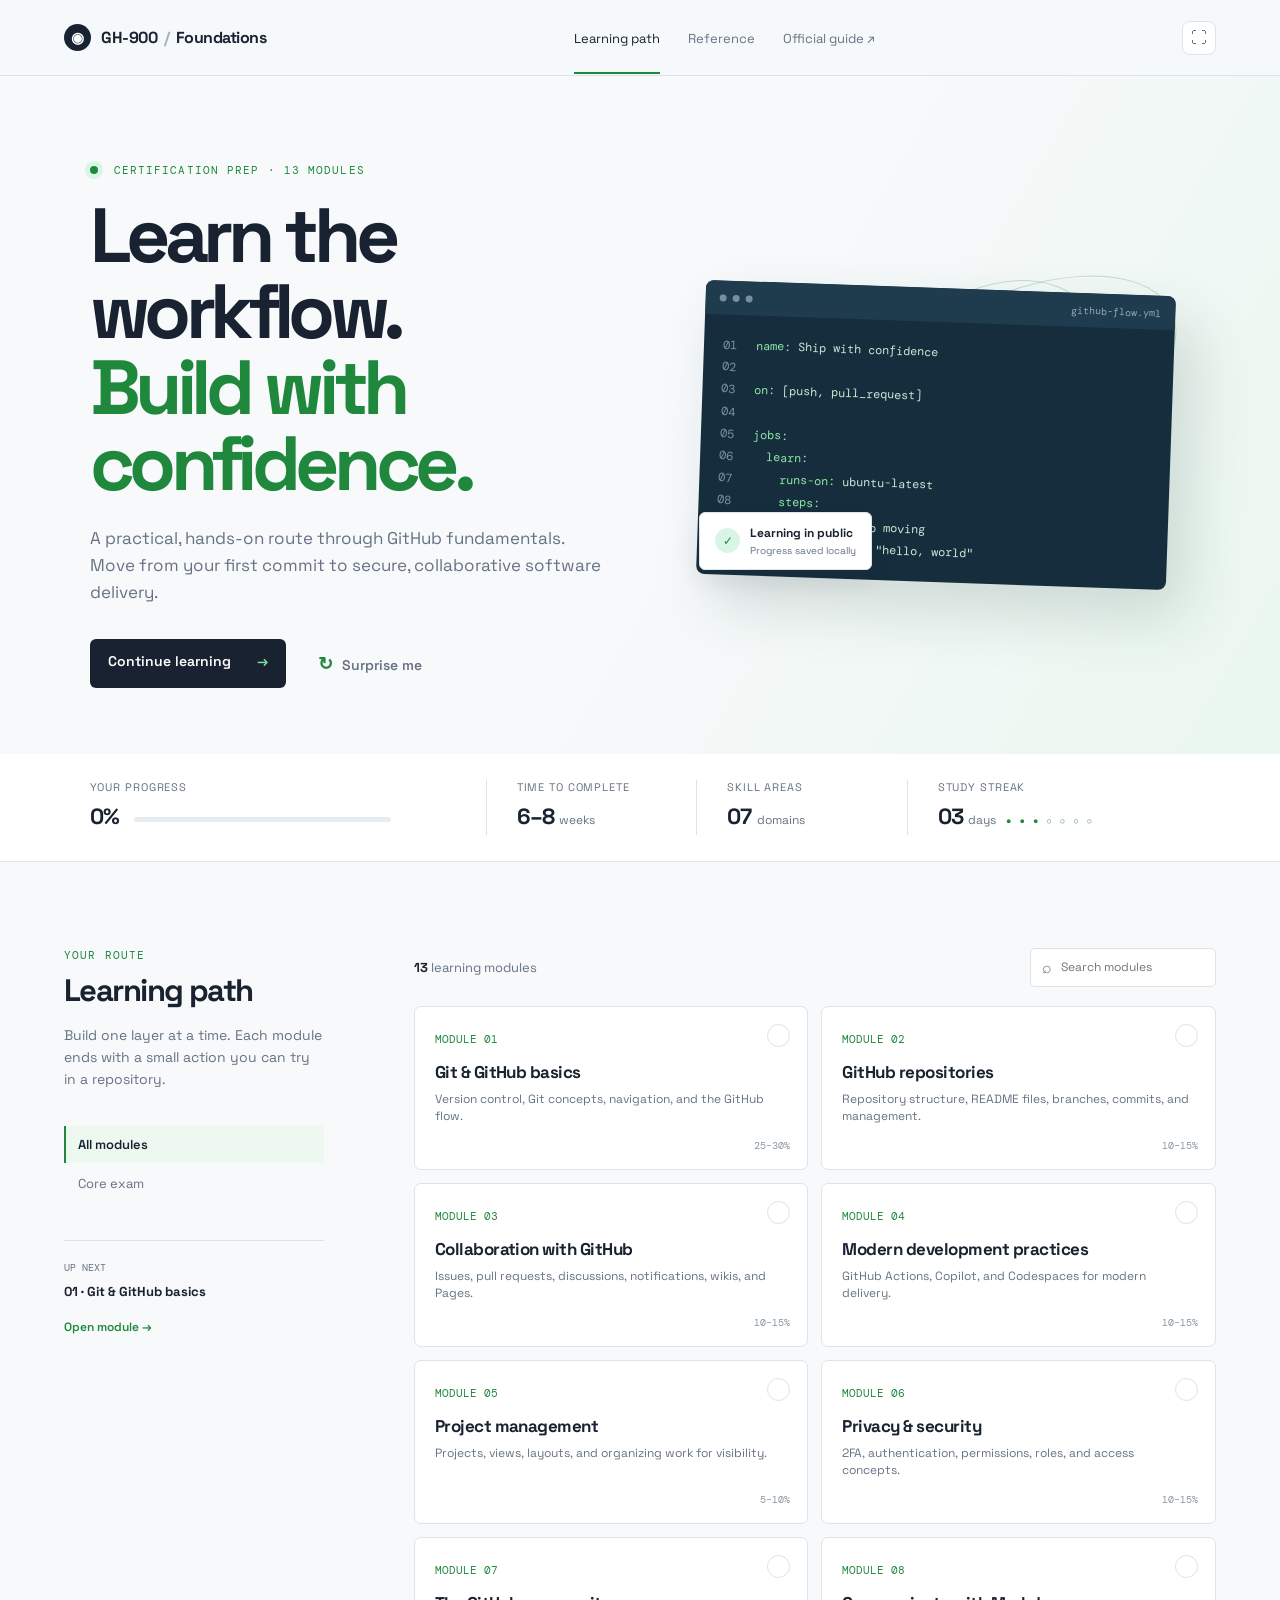
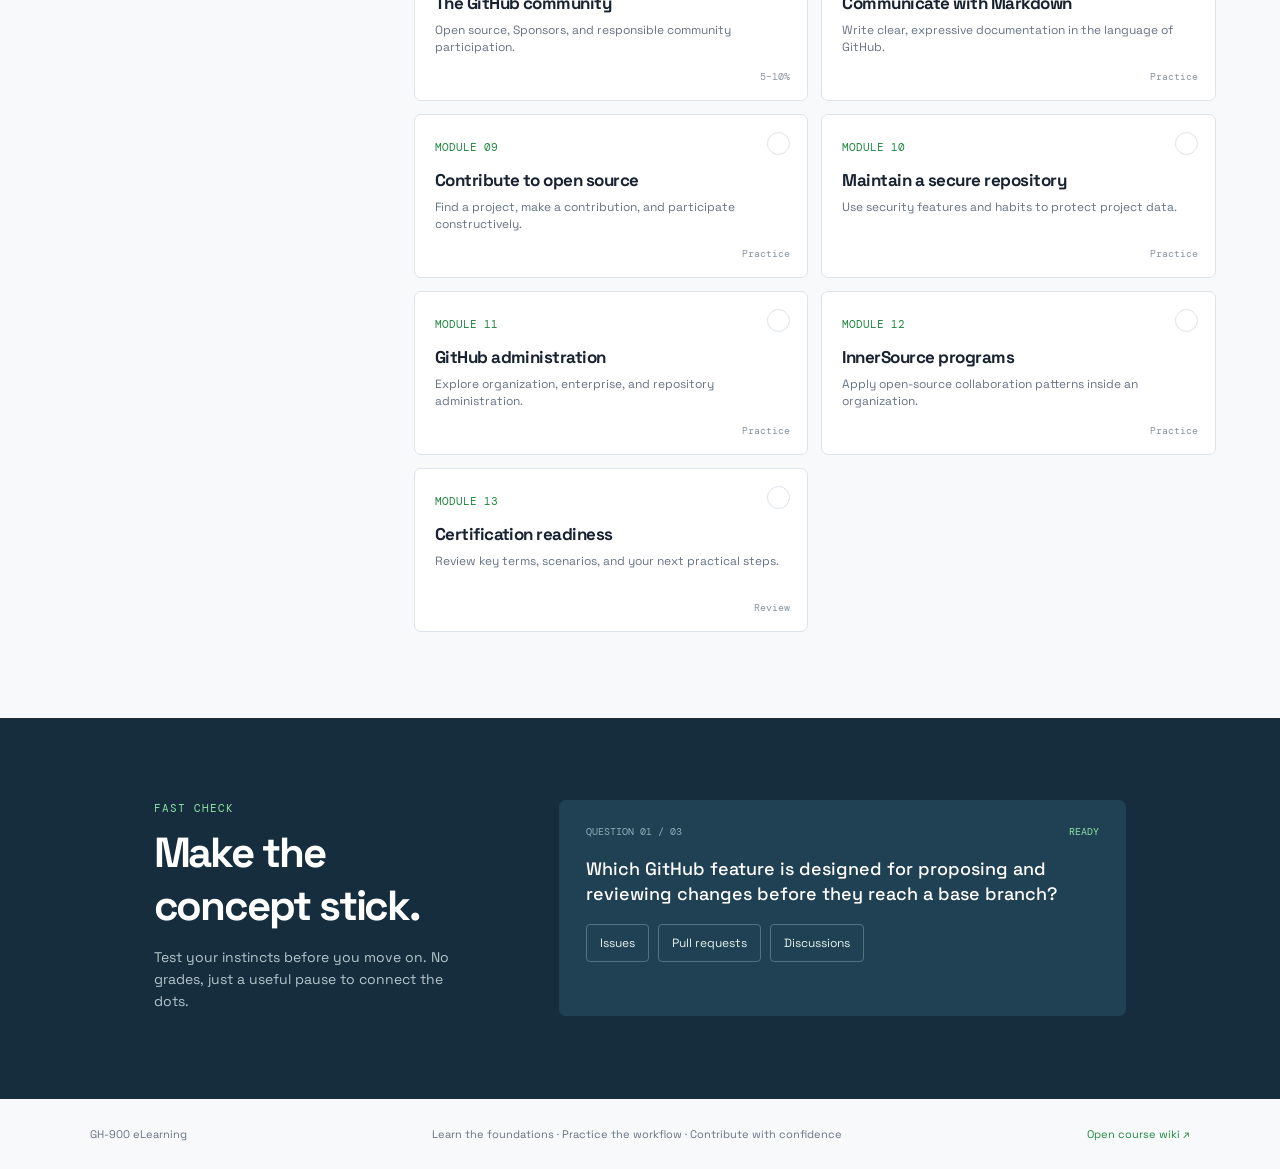
<file: index.html>
<!doctype html>
<html lang="en">
<head>
  <meta charset="UTF-8">
  <meta name="viewport" content="width=device-width, initial-scale=1">
  <meta name="description" content="A focused interactive study path for GitHub Foundations certification.">
  <title>GitHub Foundations | GH-900 Learning Path</title>
  <link rel="preconnect" href="https://fonts.googleapis.com">
  <link rel="preconnect" href="https://fonts.gstatic.com" crossorigin>
  <link href="https://fonts.googleapis.com/css2?family=DM+Mono:wght@400;500&family=Space+Grotesk:wght@400;500;600;700&display=swap" rel="stylesheet">
  <link rel="stylesheet" href="styles.css">
</head>
<body>
  <div class="app-shell">
    <header class="topbar"><a class="brand" href="#top" aria-label="GH-900 home"><span class="octomark">◉</span><span>GH-900 <em>/</em> Foundations</span></a><nav class="topnav" aria-label="Primary navigation"><a class="active" href="#path">Learning path</a><a href="#reference">Reference</a><a href="https://learn.microsoft.com/en-us/credentials/certifications/resources/study-guides/gh-900" target="_blank" rel="noreferrer">Official guide ↗</a></nav><button class="icon-button" id="focusButton" type="button" aria-label="Focus mode">⛶</button></header>
    <main id="top">
      <section class="hero"><div class="hero-copy"><p class="eyebrow"><span class="pulse"></span> Certification prep · 13 modules</p><h1>Learn the workflow.<br><span>Build with confidence.</span></h1><p class="hero-lede">A practical, hands-on route through GitHub fundamentals. Move from your first commit to secure, collaborative software delivery.</p><div class="hero-actions"><a class="button button-primary" href="#path">Continue learning <span>→</span></a><button class="button button-quiet" id="shuffleButton" type="button"><span>↻</span> Surprise me</button></div></div><div class="hero-art" aria-label="GitHub workflow illustration" role="img"><div class="orbit orbit-one"></div><div class="orbit orbit-two"></div><div class="code-window"><div class="window-bar"><span></span><span></span><span></span><code>github-flow.yml</code></div><pre><b>01</b> <i>name:</i> Ship with confidence&#10;<b>02</b>&#10;<b>03</b> <i>on:</i> [push, pull_request]&#10;<b>04</b>&#10;<b>05</b> <i>jobs:</i>&#10;<b>06</b>   <i>learn:</i>&#10;<b>07</b>     <i>runs-on:</i> ubuntu-latest&#10;<b>08</b>     <i>steps:</i>&#10;<b>09</b>       - <i>name:</i> Keep moving&#10;<b>10</b>         <strong>run:</strong> echo "hello, world"</pre></div><div class="signal-card"><span class="signal-icon">✓</span><span><strong>Learning in public</strong><small>Progress saved locally</small></span></div></div></section>
      <section class="stats-strip" aria-label="Course progress"><div><span class="stat-label">Your progress</span><strong id="progressText">0%</strong><div class="progress-track"><span id="progressBar"></span></div></div><div><span class="stat-label">Time to complete</span><strong>6–8 <small>weeks</small></strong></div><div><span class="stat-label">Skill areas</span><strong>07 <small>domains</small></strong></div><div class="streak"><span class="stat-label">Study streak</span><strong>03 <small>days</small></strong><span class="streak-dots">● ● ● ○ ○ ○ ○</span></div></section>
      <section class="learning-layout" id="path"><aside class="sidebar"><div class="section-kicker">Your route</div><h2>Learning path</h2><p class="sidebar-copy">Build one layer at a time. Each module ends with a small action you can try in a repository.</p><div class="filter-tabs" role="tablist"><button class="filter-tab active" data-filter="all" role="tab">All modules</button><button class="filter-tab" data-filter="core" role="tab">Core exam</button></div><div class="next-up"><span class="next-label">Up next</span><strong id="nextModule">01 · Git & GitHub basics</strong><button id="nextButton" type="button">Open module →</button></div></aside><div class="module-area"><div class="module-toolbar"><p><strong id="moduleCount">13</strong> learning modules</p><label class="search-box"><span>⌕</span><input id="moduleSearch" type="search" placeholder="Search modules" aria-label="Search modules"></label></div><div class="module-grid" id="moduleGrid"></div></div></section>
      <section class="practice-band" id="reference"><div class="practice-copy"><p class="section-kicker">Fast check</p><h2>Make the concept stick.</h2><p>Test your instincts before you move on. No grades, just a useful pause to connect the dots.</p></div><div class="quiz-card"><div class="quiz-top"><span>Question 01 / 03</span><span class="quiz-status" id="quizStatus">Ready</span></div><h3>Which GitHub feature is designed for proposing and reviewing changes before they reach a base branch?</h3><div class="quiz-options" id="quizOptions"><button data-answer="0">Issues</button><button data-answer="1">Pull requests</button><button data-answer="2">Discussions</button></div><p class="quiz-feedback" id="quizFeedback" aria-live="polite"></p></div></section>
      <footer class="footer"><span>GH-900 eLearning</span><span>Learn the foundations · Practice the workflow · Contribute with confidence</span><a href="https://github.com/drewsElearning/GH900_Sept2026/wiki" target="_blank" rel="noreferrer">Open course wiki ↗</a></footer>
    </main>
  </div><div class="toast" id="toast" role="status"></div><script src="app.js"></script>
</body>
</html>
</file>
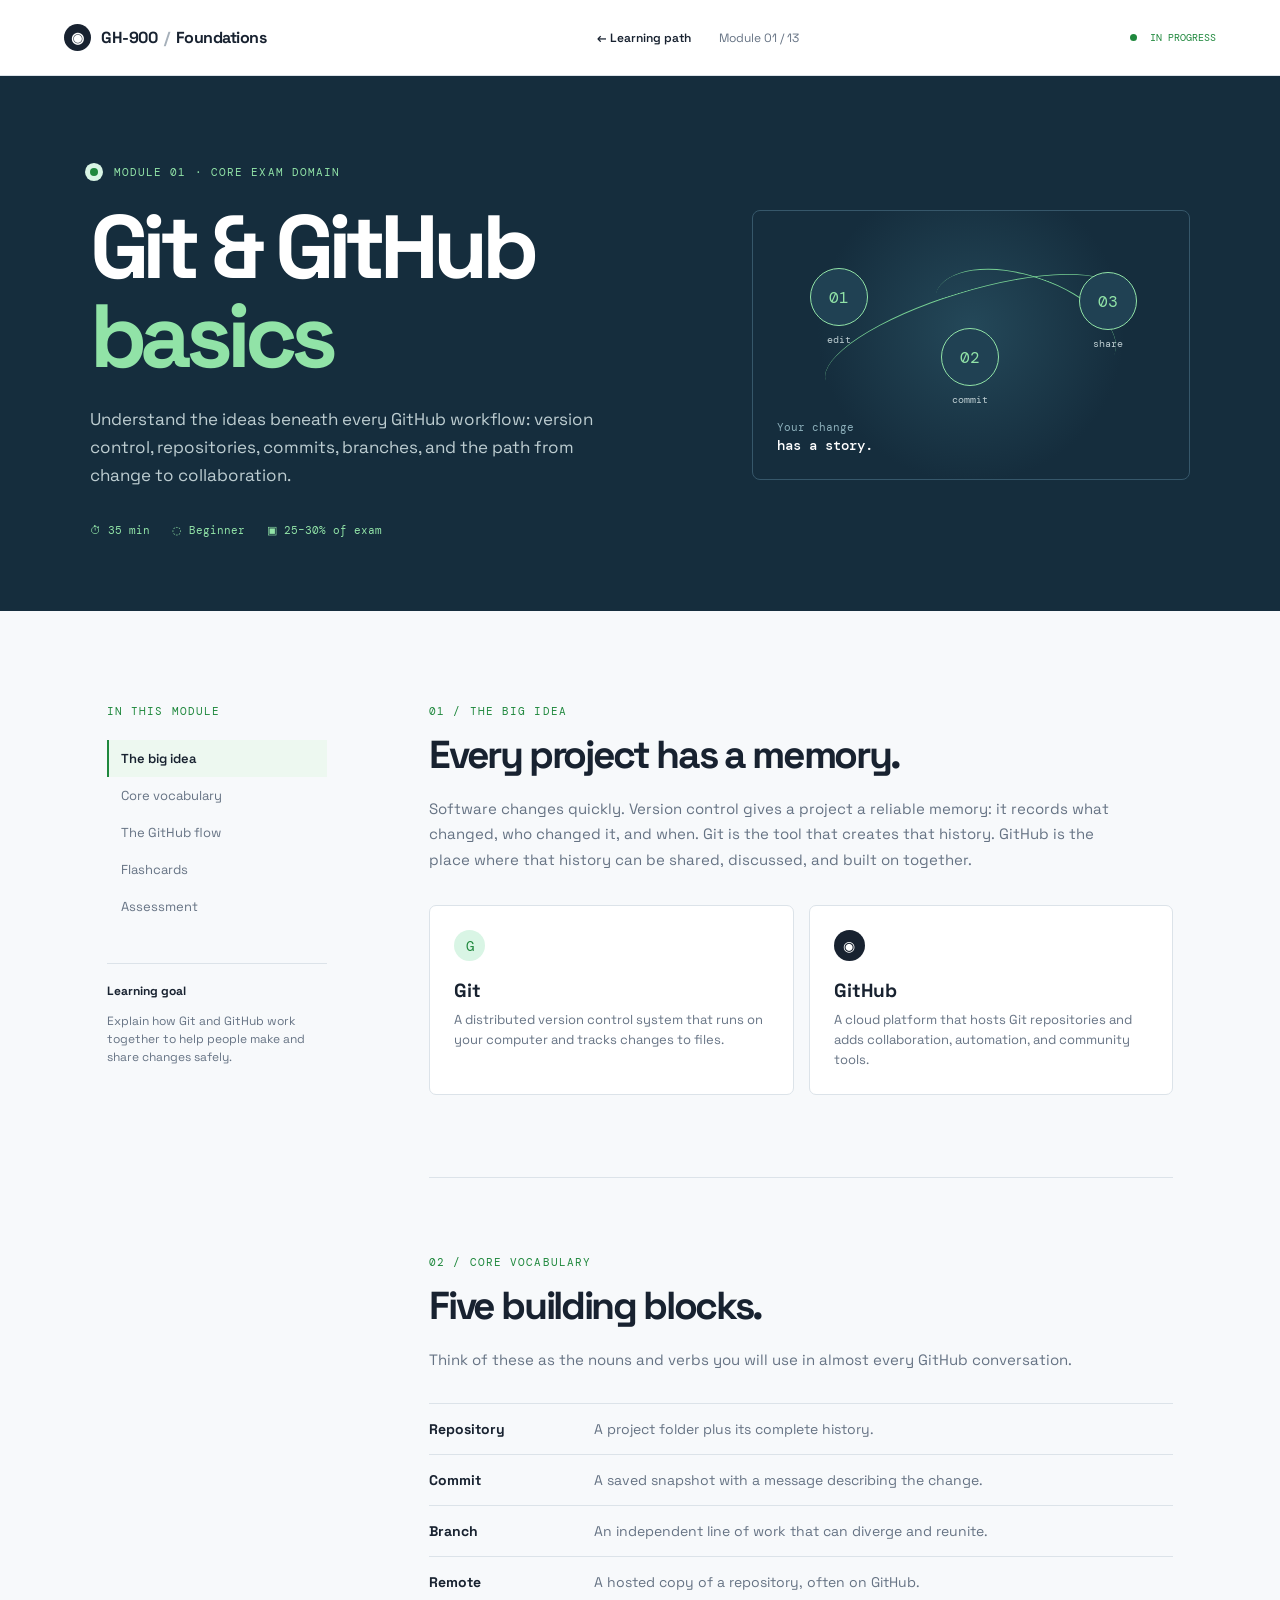
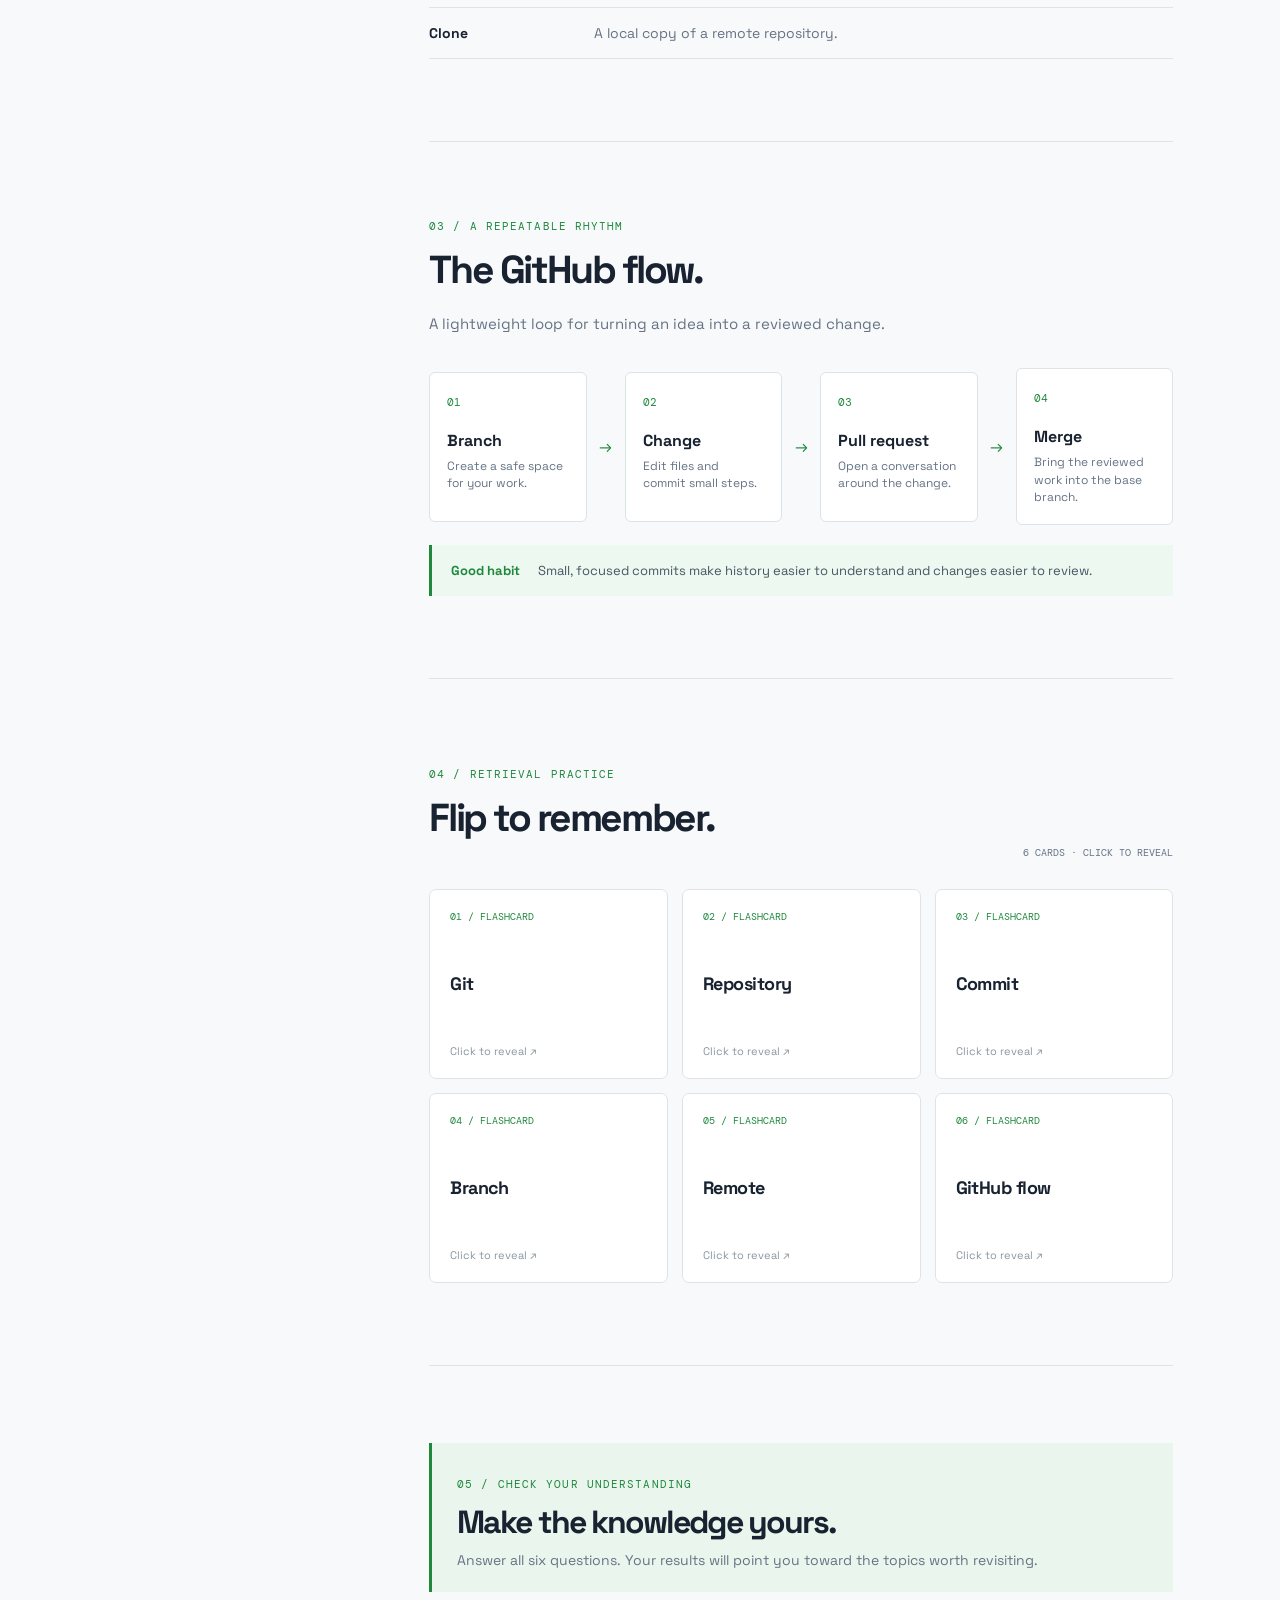
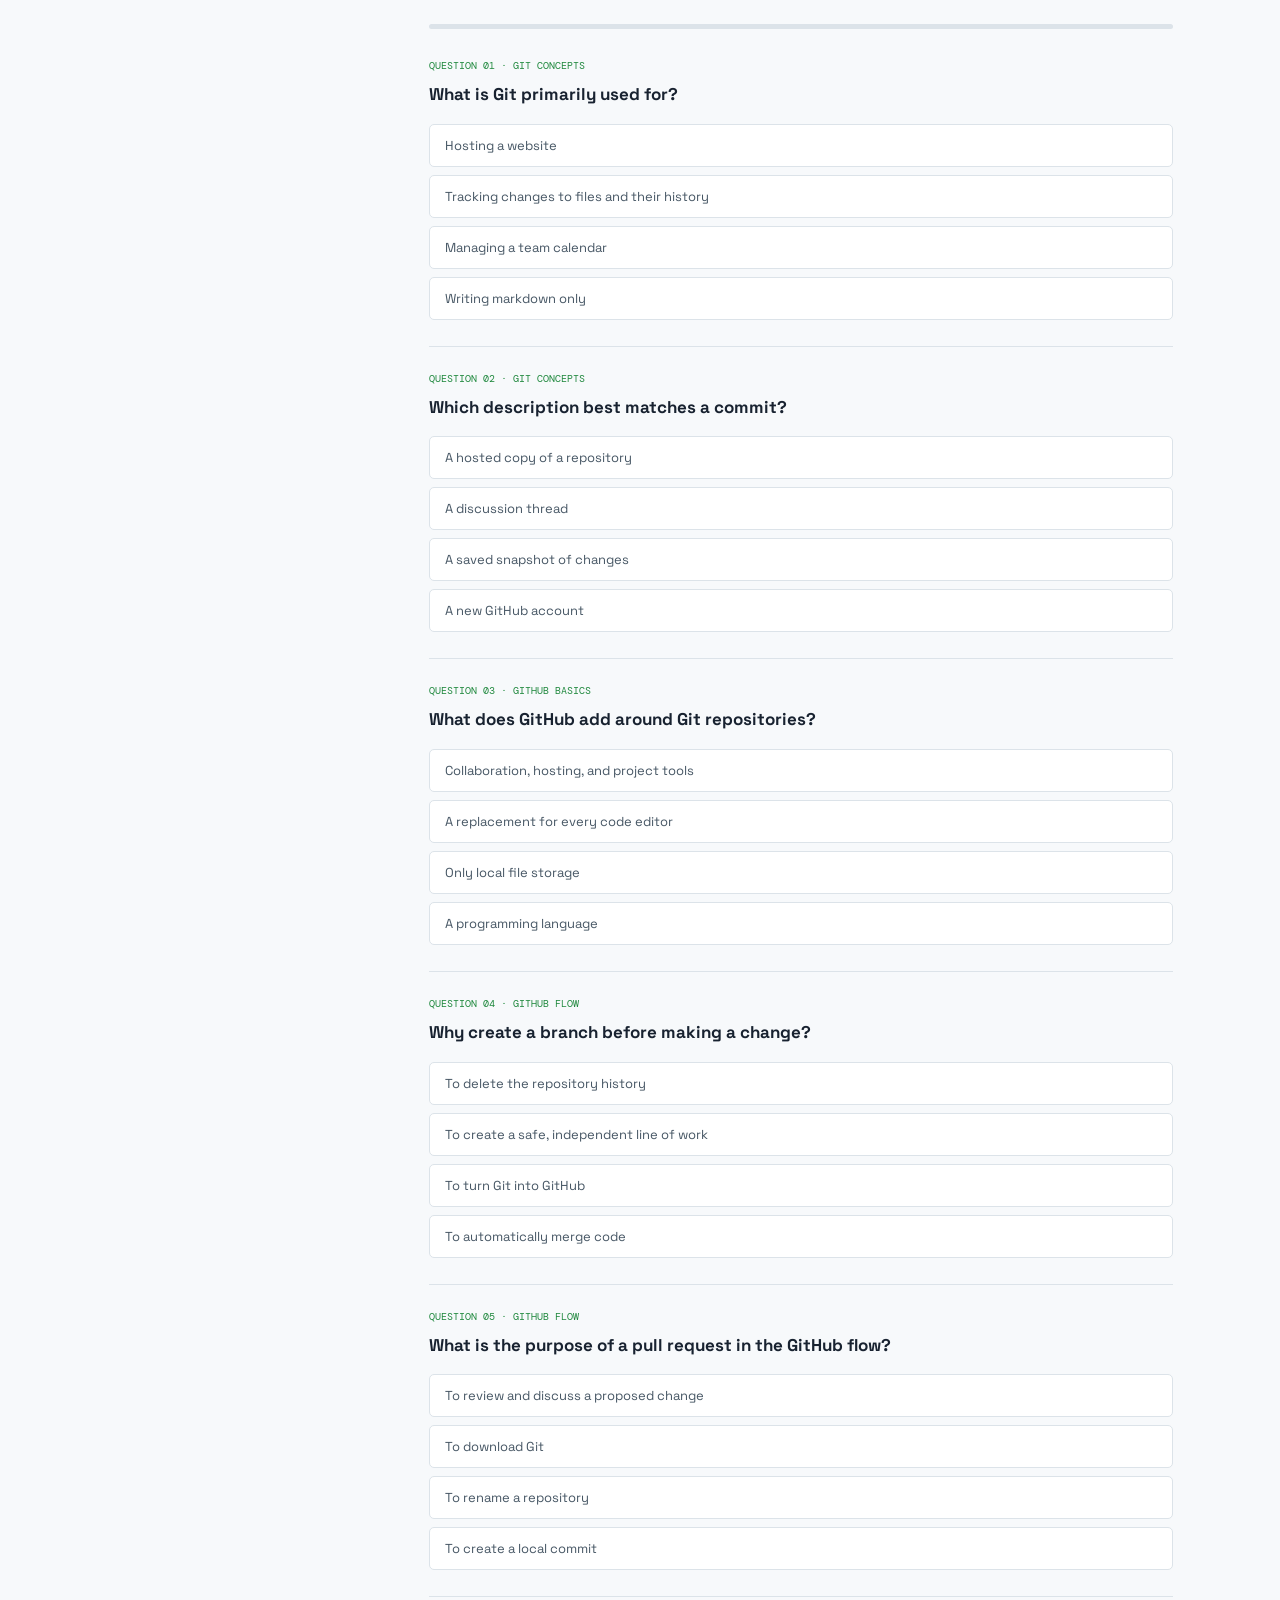
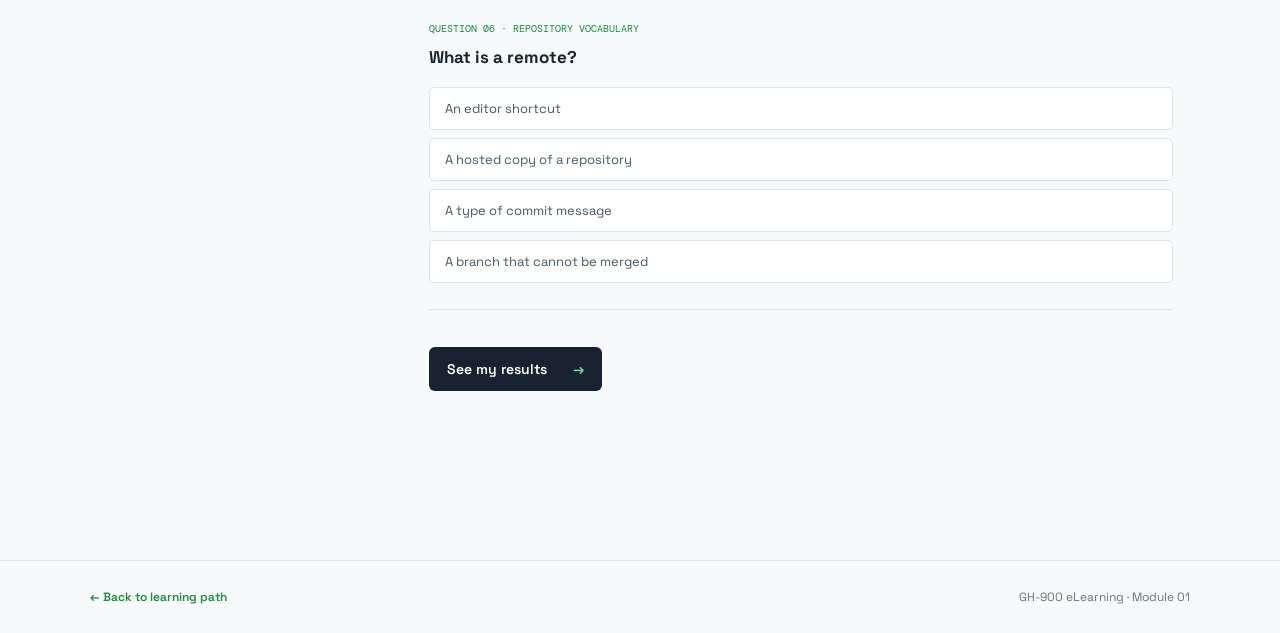
<file: module-1.html>
<!doctype html>
<html lang="en">
<head>
  <meta charset="UTF-8">
  <meta name="viewport" content="width=device-width, initial-scale=1">
  <meta name="description" content="GH-900 Module 1: Git and GitHub basics.">
  <title>Module 1 | Git & GitHub basics</title>
  <link rel="preconnect" href="https://fonts.googleapis.com">
  <link rel="preconnect" href="https://fonts.gstatic.com" crossorigin>
  <link href="https://fonts.googleapis.com/css2?family=DM+Mono:wght@400;500&family=Space+Grotesk:wght@400;500;600;700&display=swap" rel="stylesheet">
  <link rel="stylesheet" href="styles.css"><link rel="stylesheet" href="module-1.css">
</head>
<body class="lesson-page">
  <header class="topbar"><a class="brand" href="index.html" aria-label="Back to GH-900 home"><span class="octomark">◉</span><span>GH-900 <em>/</em> Foundations</span></a><nav class="lesson-nav"><a href="index.html">← Learning path</a><span>Module 01 / 13</span></nav><span class="lesson-progress"><span></span> In progress</span></header>
  <main>
    <section class="lesson-hero"><div class="lesson-hero-inner"><div class="lesson-hero-copy"><p class="eyebrow"><span class="pulse"></span> Module 01 · Core exam domain</p><h1>Git & GitHub<br><span>basics</span></h1><p>Understand the ideas beneath every GitHub workflow: version control, repositories, commits, branches, and the path from change to collaboration.</p><div class="lesson-meta"><span>⏱ 35 min</span><span>◌ Beginner</span><span>▣ 25–30% of exam</span></div></div><div class="lesson-map" aria-label="A commit branching into collaboration"><div class="map-line"></div><div class="map-node node-one"><b>01</b><small>edit</small></div><div class="map-node node-two"><b>02</b><small>commit</small></div><div class="map-node node-three"><b>03</b><small>share</small></div><div class="map-label">Your change<br><strong>has a story.</strong></div></div></div></section>
    <section class="lesson-body"><aside class="lesson-sidebar"><p class="section-kicker">In this module</p><nav><a class="active" href="#start">The big idea</a><a href="#vocabulary">Core vocabulary</a><a href="#workflow">The GitHub flow</a><a href="#flashcards">Flashcards</a><a href="#assessment">Assessment</a></nav><div class="side-note"><strong>Learning goal</strong><p>Explain how Git and GitHub work together to help people make and share changes safely.</p></div></aside>
      <div class="lesson-content"><section id="start" class="content-section intro-section"><p class="section-kicker">01 / The big idea</p><h2>Every project has a memory.</h2><p>Software changes quickly. Version control gives a project a reliable memory: it records what changed, who changed it, and when. Git is the tool that creates that history. GitHub is the place where that history can be shared, discussed, and built on together.</p><div class="compare-grid"><article><span class="compare-icon">G</span><h3>Git</h3><p>A distributed version control system that runs on your computer and tracks changes to files.</p></article><article><span class="compare-icon github">◉</span><h3>GitHub</h3><p>A cloud platform that hosts Git repositories and adds collaboration, automation, and community tools.</p></article></div></section>
        <section id="vocabulary" class="content-section"><p class="section-kicker">02 / Core vocabulary</p><h2>Five building blocks.</h2><p class="section-lede">Think of these as the nouns and verbs you will use in almost every GitHub conversation.</p><div class="vocab-list"><article><strong>Repository</strong><span>A project folder plus its complete history.</span></article><article><strong>Commit</strong><span>A saved snapshot with a message describing the change.</span></article><article><strong>Branch</strong><span>An independent line of work that can diverge and reunite.</span></article><article><strong>Remote</strong><span>A hosted copy of a repository, often on GitHub.</span></article><article><strong>Clone</strong><span>A local copy of a remote repository.</span></article></div></section>
        <section id="workflow" class="content-section flow-section"><p class="section-kicker">03 / A repeatable rhythm</p><h2>The GitHub flow.</h2><p class="section-lede">A lightweight loop for turning an idea into a reviewed change.</p><div class="flow-steps"><article><span>01</span><h3>Branch</h3><p>Create a safe space for your work.</p></article><i>→</i><article><span>02</span><h3>Change</h3><p>Edit files and commit small steps.</p></article><i>→</i><article><span>03</span><h3>Pull request</h3><p>Open a conversation around the change.</p></article><i>→</i><article><span>04</span><h3>Merge</h3><p>Bring the reviewed work into the base branch.</p></article></div><div class="callout"><strong>Good habit</strong><span>Small, focused commits make history easier to understand and changes easier to review.</span></div></section>
        <section id="flashcards" class="content-section flashcard-section"><div class="section-heading"><div><p class="section-kicker">04 / Retrieval practice</p><h2>Flip to remember.</h2></div><span class="deck-count">6 cards · click to reveal</span></div><div class="flashcard-grid" id="flashcardGrid"></div></section>
        <section id="assessment" class="content-section assessment-section"><div class="assessment-heading"><p class="section-kicker">05 / Check your understanding</p><h2>Make the knowledge yours.</h2><p>Answer all six questions. Your results will point you toward the topics worth revisiting.</p></div><div class="quiz-progress"><span id="quizProgressBar"></span></div><div id="quizContainer"></div><button class="button button-primary submit-quiz" id="submitQuiz" type="button">See my results <span>→</span></button><div class="results-panel" id="resultsPanel" aria-live="polite"></div></section>
      </div>
    </section>
  </main>
  <footer class="lesson-footer"><a href="index.html">← Back to learning path</a><span>GH-900 eLearning · Module 01</span></footer>
  <script src="module-1.js"></script>
</body>
</html>
</file>
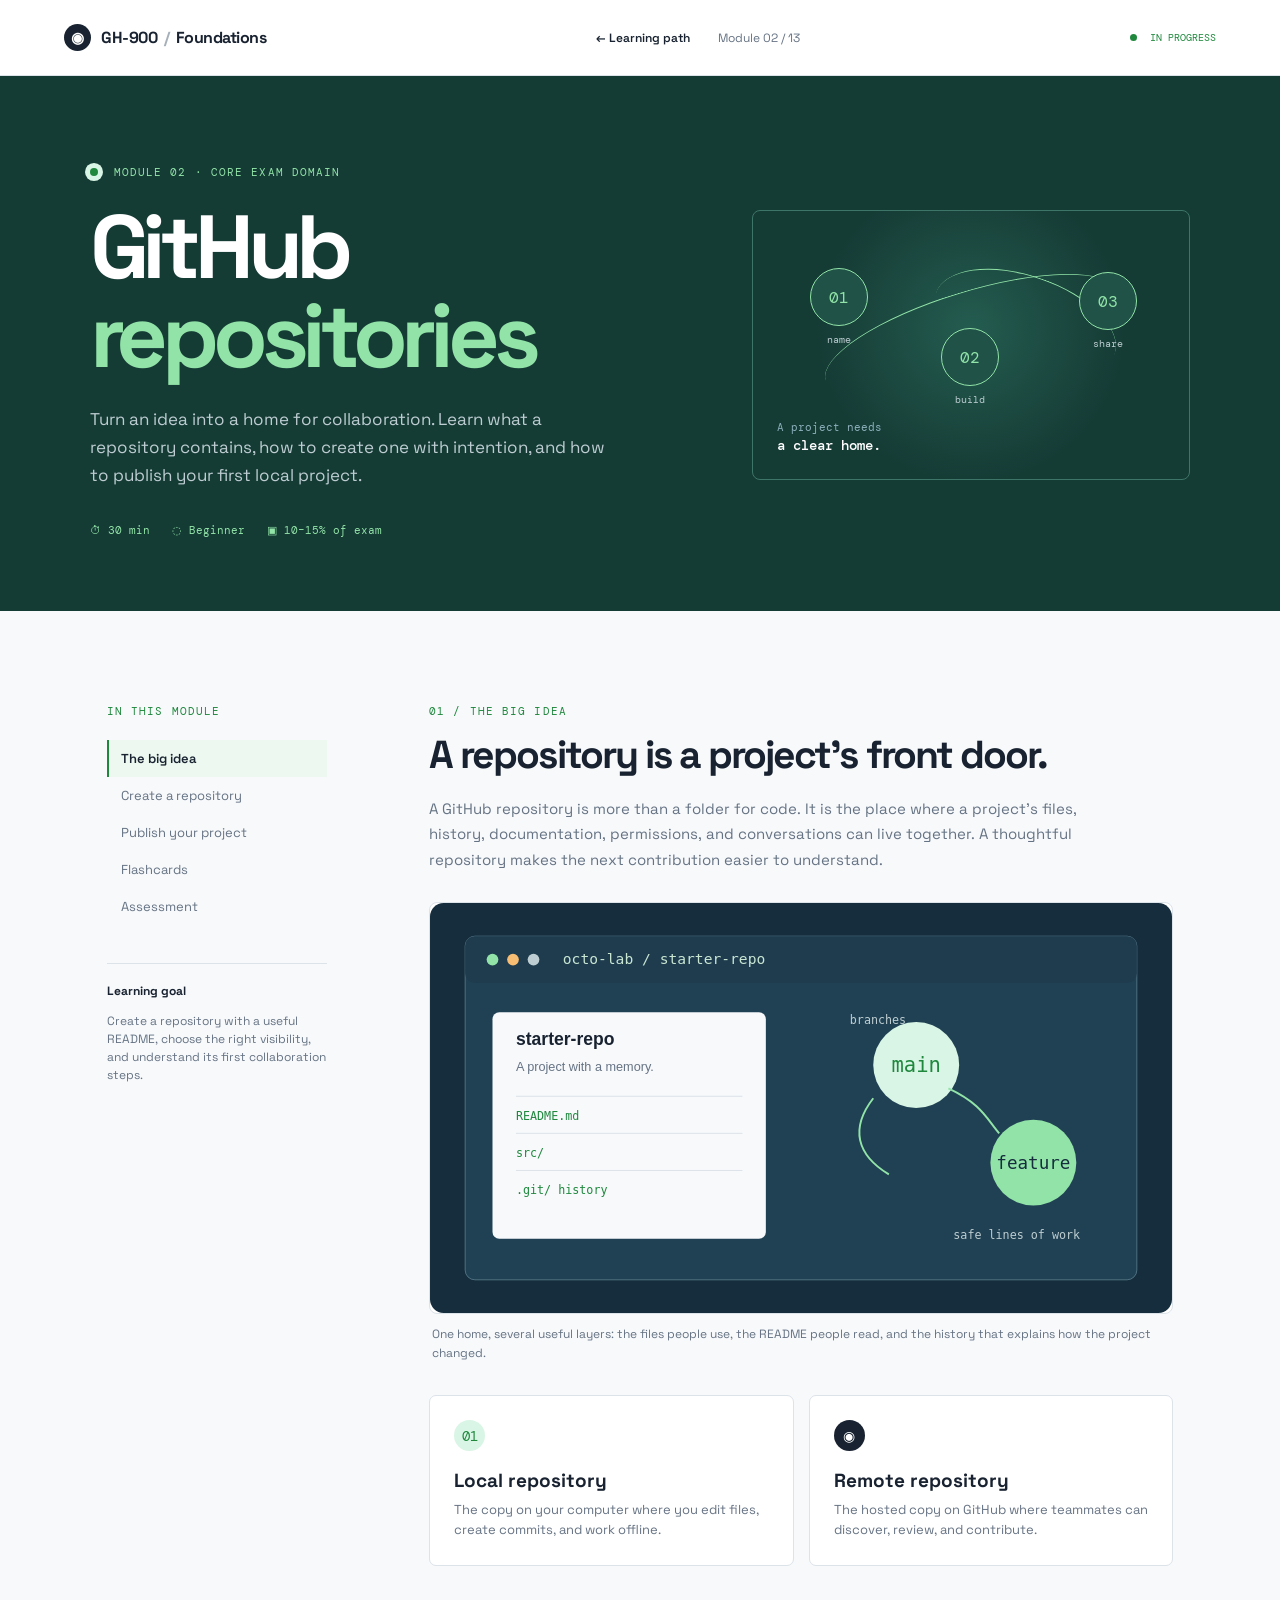
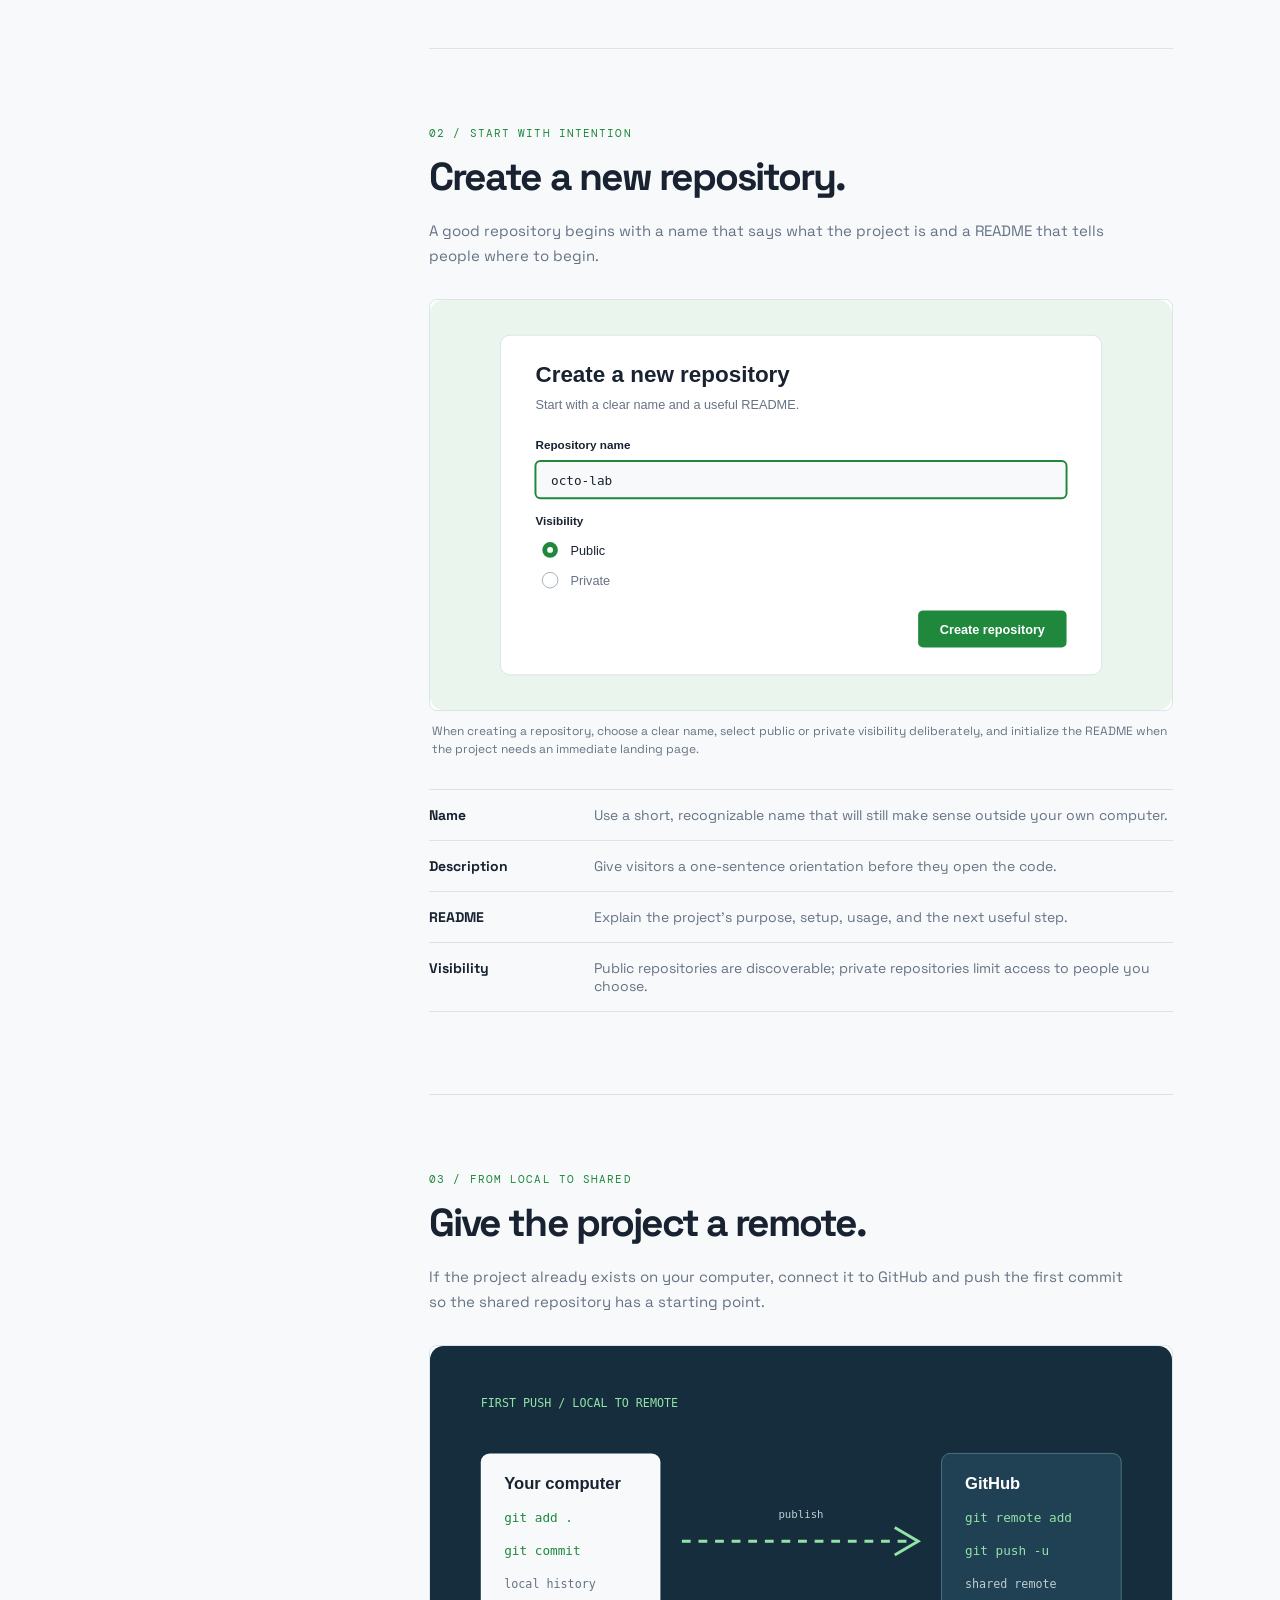
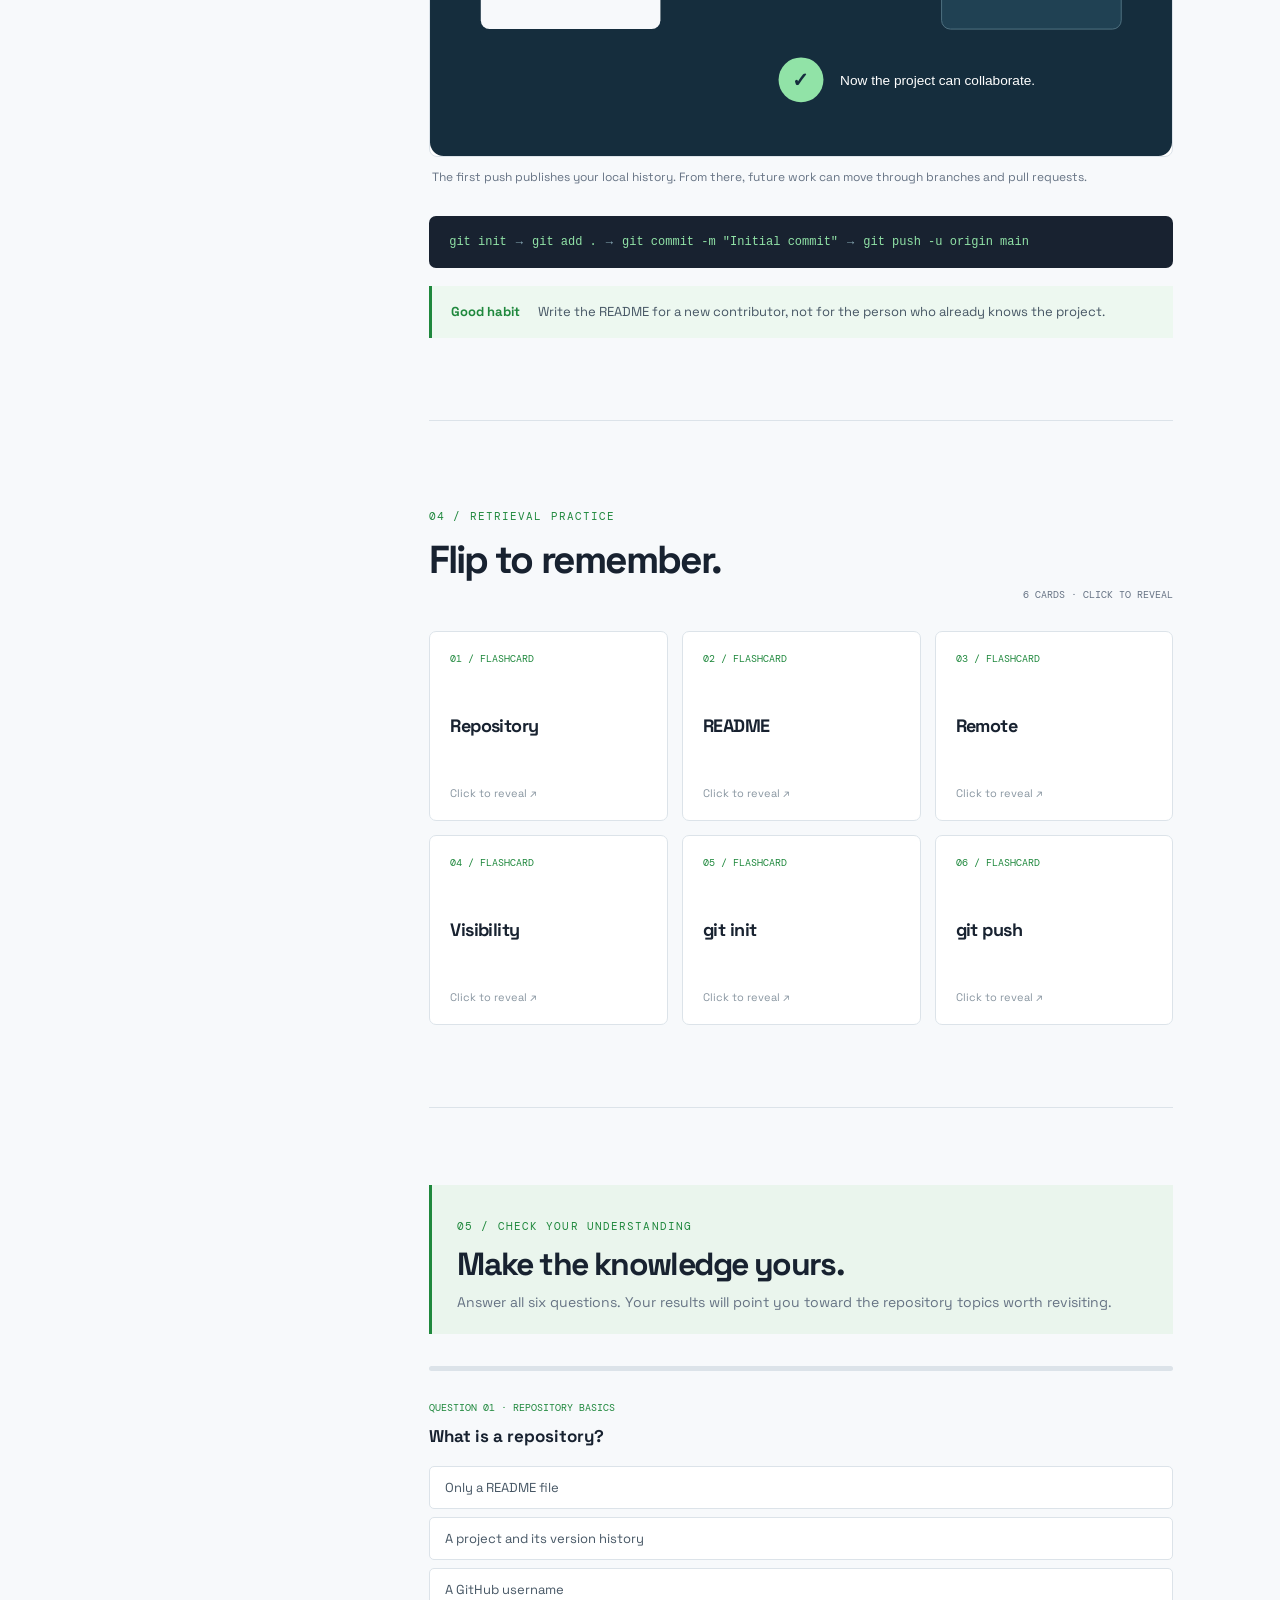
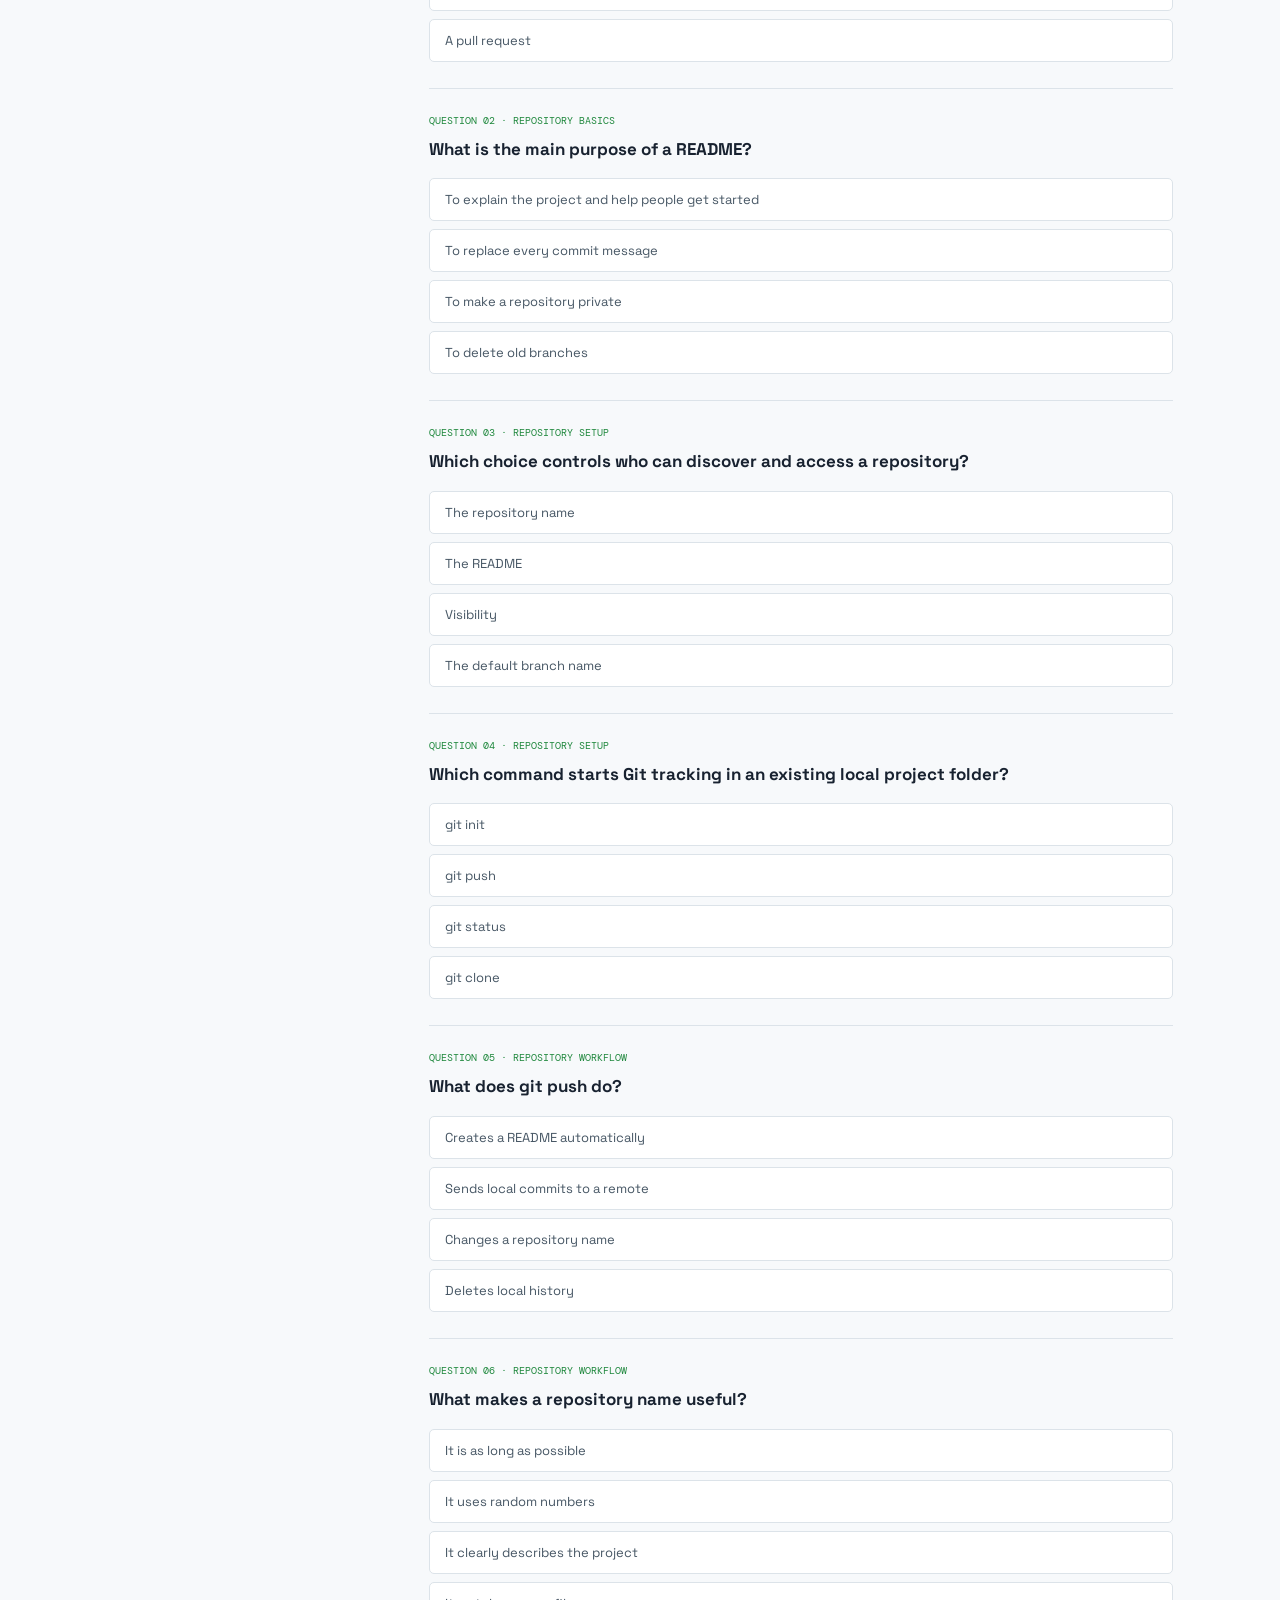
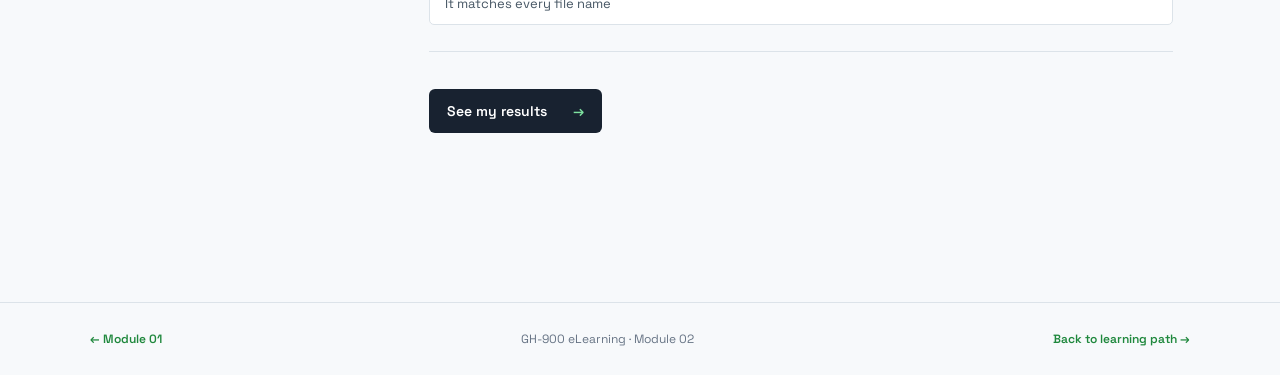
<file: module-2.html>
<!doctype html>
<html lang="en">
<head>
  <meta charset="UTF-8">
  <meta name="viewport" content="width=device-width, initial-scale=1">
  <meta name="description" content="GH-900 Module 2: Create and manage GitHub repositories.">
  <title>Module 2 | GitHub repositories</title>
  <link rel="preconnect" href="https://fonts.googleapis.com">
  <link rel="preconnect" href="https://fonts.gstatic.com" crossorigin>
  <link href="https://fonts.googleapis.com/css2?family=DM+Mono:wght@400;500&family=Space+Grotesk:wght@400;500;600;700&display=swap" rel="stylesheet">
  <link rel="stylesheet" href="styles.css">
  <link rel="stylesheet" href="module-1.css">
  <link rel="stylesheet" href="module-2.css">
</head>
<body class="lesson-page module-two-page">
  <header class="topbar"><a class="brand" href="index.html" aria-label="Back to GH-900 home"><span class="octomark">◉</span><span>GH-900 <em>/</em> Foundations</span></a><nav class="lesson-nav"><a href="index.html">← Learning path</a><span>Module 02 / 13</span></nav><span class="lesson-progress"><span></span> In progress</span></header>
  <main>
    <section class="lesson-hero"><div class="lesson-hero-inner"><div class="lesson-hero-copy"><p class="eyebrow"><span class="pulse"></span> Module 02 · Core exam domain</p><h1>GitHub<br><span>repositories</span></h1><p>Turn an idea into a home for collaboration. Learn what a repository contains, how to create one with intention, and how to publish your first local project.</p><div class="lesson-meta"><span>⏱ 30 min</span><span>◌ Beginner</span><span>▣ 10–15% of exam</span></div></div><div class="lesson-map repo-map" aria-label="Repository creation map"><div class="map-line"></div><div class="repo-node repo-one"><b>01</b><small>name</small></div><div class="repo-node repo-two"><b>02</b><small>build</small></div><div class="repo-node repo-three"><b>03</b><small>share</small></div><div class="map-label">A project needs<br><strong>a clear home.</strong></div></div></div></section>
    <section class="lesson-body"><aside class="lesson-sidebar"><p class="section-kicker">In this module</p><nav><a class="active" href="#start">The big idea</a><a href="#create">Create a repository</a><a href="#publish">Publish your project</a><a href="#flashcards">Flashcards</a><a href="#assessment">Assessment</a></nav><div class="side-note"><strong>Learning goal</strong><p>Create a repository with a useful README, choose the right visibility, and understand its first collaboration steps.</p></div></aside>
      <div class="lesson-content">
        <section id="start" class="content-section intro-section"><p class="section-kicker">01 / The big idea</p><h2>A repository is a project’s front door.</h2><p>A GitHub repository is more than a folder for code. It is the place where a project’s files, history, documentation, permissions, and conversations can live together. A thoughtful repository makes the next contribution easier to understand.</p><div class="lesson-image"><img src="Images/repository-anatomy.svg" alt="Diagram showing a repository with a README, source folder, history, and branches"><p>One home, several useful layers: the files people use, the README people read, and the history that explains how the project changed.</p></div><div class="compare-grid"><article><span class="compare-icon">01</span><h3>Local repository</h3><p>The copy on your computer where you edit files, create commits, and work offline.</p></article><article><span class="compare-icon github">◉</span><h3>Remote repository</h3><p>The hosted copy on GitHub where teammates can discover, review, and contribute.</p></article></div></section>
        <section id="create" class="content-section"><p class="section-kicker">02 / Start with intention</p><h2>Create a new repository.</h2><p class="section-lede">A good repository begins with a name that says what the project is and a README that tells people where to begin.</p><div class="lesson-image"><img src="Images/create-repository.svg" alt="Illustration of a new repository form with a name, public visibility, and create button"><p>When creating a repository, choose a clear name, select public or private visibility deliberately, and initialize the README when the project needs an immediate landing page.</p></div><div class="vocab-list"><article><strong>Name</strong><span>Use a short, recognizable name that will still make sense outside your own computer.</span></article><article><strong>Description</strong><span>Give visitors a one-sentence orientation before they open the code.</span></article><article><strong>README</strong><span>Explain the project’s purpose, setup, usage, and the next useful step.</span></article><article><strong>Visibility</strong><span>Public repositories are discoverable; private repositories limit access to people you choose.</span></article></div></section>
        <section id="publish" class="content-section flow-section"><p class="section-kicker">03 / From local to shared</p><h2>Give the project a remote.</h2><p class="section-lede">If the project already exists on your computer, connect it to GitHub and push the first commit so the shared repository has a starting point.</p><div class="lesson-image"><img src="Images/first-push.svg" alt="Diagram showing a local project moving through git add and git commit to a GitHub remote"><p>The first push publishes your local history. From there, future work can move through branches and pull requests.</p></div><div class="command-strip"><code>git init</code><span>→</span><code>git add .</code><span>→</span><code>git commit -m "Initial commit"</code><span>→</span><code>git push -u origin main</code></div><div class="callout"><strong>Good habit</strong><span>Write the README for a new contributor, not for the person who already knows the project.</span></div></section>
        <section id="flashcards" class="content-section flashcard-section"><div class="section-heading"><div><p class="section-kicker">04 / Retrieval practice</p><h2>Flip to remember.</h2></div><span class="deck-count">6 cards · click to reveal</span></div><div class="flashcard-grid" id="flashcardGrid"></div></section>
        <section id="assessment" class="content-section assessment-section"><div class="assessment-heading"><p class="section-kicker">05 / Check your understanding</p><h2>Make the knowledge yours.</h2><p>Answer all six questions. Your results will point you toward the repository topics worth revisiting.</p></div><div class="quiz-progress"><span id="quizProgressBar"></span></div><div id="quizContainer"></div><button class="button button-primary submit-quiz" id="submitQuiz" type="button">See my results <span>→</span></button><div class="results-panel" id="resultsPanel" aria-live="polite"></div></section>
      </div>
    </section>
  </main>
  <footer class="lesson-footer"><a href="module-1.html">← Module 01</a><span>GH-900 eLearning · Module 02</span><a href="index.html">Back to learning path →</a></footer>
  <script src="module-2.js"></script>
</body>
</html>
</file>
<file: styles.css>
:root{--ink:#182230;--muted:#667384;--paper:#f7f9fb;--white:#fff;--line:#dce3e9;--green:#1f883d;--mint:#d9f5e5;--navy:#152d3d}
*{box-sizing:border-box}html{scroll-behavior:smooth}body{margin:0;color:var(--ink);background:var(--paper);font-family:'Space Grotesk',sans-serif}a{color:inherit;text-decoration:none}button,input{font:inherit}.app-shell{overflow:hidden}
.topbar{height:76px;display:flex;align-items:center;justify-content:space-between;padding:0 clamp(24px,5vw,76px);border-bottom:1px solid var(--line);background:rgba(247,249,251,.94);position:relative;z-index:2}.brand{display:flex;align-items:center;gap:10px;font-weight:700;letter-spacing:-.03em}.brand em{color:#a6b0ba;font-style:normal;margin:0 3px}.octomark{width:27px;height:27px;display:grid;place-items:center;color:var(--white);background:var(--ink);border-radius:50%;font-size:15px}.topnav{display:flex;gap:28px;font-size:13px;color:var(--muted)}.topnav a{padding:29px 0 25px;border-bottom:2px solid transparent}.topnav a:hover,.topnav .active{color:var(--ink);border-color:var(--green)}.icon-button{width:34px;height:34px;border:1px solid var(--line);border-radius:8px;background:var(--white);cursor:pointer;color:var(--muted)}
.hero{min-height:480px;display:grid;grid-template-columns:minmax(0,1fr) minmax(420px,.9fr);gap:5vw;padding:76px clamp(24px,7vw,112px) 66px;background:linear-gradient(120deg,#f7f9fb 55%,#e9f7ee 100%);position:relative}.hero-copy{align-self:center;max-width:680px}.eyebrow,.section-kicker{font-family:'DM Mono',monospace;text-transform:uppercase;letter-spacing:.1em;font-size:11px;color:var(--green)}.pulse{display:inline-block;width:8px;height:8px;background:var(--green);border-radius:50%;margin-right:8px;box-shadow:0 0 0 5px var(--mint)}h1{font-size:clamp(45px,6vw,78px);line-height:.99;letter-spacing:-.07em;margin:20px 0 24px;font-weight:700}.hero h1 span{color:var(--green)}.hero-lede{max-width:520px;font-size:17px;line-height:1.6;color:var(--muted)}.hero-actions{display:flex;gap:14px;margin-top:32px}.button{border:0;cursor:pointer;border-radius:6px;padding:13px 18px;font-weight:600;font-size:14px}.button-primary{color:white;background:var(--ink)}.button-primary span{color:#7ee2a0;margin-left:22px}.button-quiet{background:transparent;color:var(--muted)}.button-quiet span{color:var(--green);margin-right:5px;font-size:18px}
.hero-art{position:relative;min-height:320px;align-self:center}.code-window{position:absolute;z-index:1;right:4%;top:28px;width:min(100%,470px);overflow:hidden;background:#152d3d;color:#c9e6d3;border-radius:8px;box-shadow:20px 28px 60px rgba(31,64,52,.16);transform:rotate(2deg)}.window-bar{height:34px;background:#1e3c4e;display:flex;align-items:center;gap:6px;padding:0 14px}.window-bar span{width:7px;height:7px;border-radius:50%;background:#76909b}.window-bar code{margin-left:auto;font:10px 'DM Mono',monospace;color:#91abb4}.code-window pre{padding:19px;margin:0;font:12px/1.85 'DM Mono',monospace}.code-window b{color:#7895a1;font-weight:400;margin-right:12px}.code-window i{color:#8ee7a5;font-style:normal}.code-window strong{color:#f7bd73;font-weight:400}.orbit{position:absolute;border:1px solid rgba(31,136,61,.23);border-radius:50%}.orbit-one{width:330px;height:170px;transform:rotate(-23deg);right:1%;top:32px}.orbit-two{width:180px;height:280px;transform:rotate(54deg);right:26%;top:-10px}.signal-card{position:absolute;z-index:2;bottom:10px;left:0;display:flex;gap:10px;align-items:center;background:white;padding:12px 15px;border:1px solid var(--line);box-shadow:0 12px 24px rgba(24,34,48,.08);border-radius:6px;font-size:12px}.signal-card strong,.signal-card small{display:block}.signal-card small{color:var(--muted);margin-top:3px}.signal-icon{display:grid;place-items:center;width:25px;height:25px;color:var(--green);background:var(--mint);border-radius:50%}
.stats-strip{display:grid;grid-template-columns:2.2fr 1fr 1fr 1.4fr;gap:30px;padding:26px clamp(24px,7vw,112px);background:var(--white);border-bottom:1px solid var(--line)}.stats-strip>div{min-height:55px;border-right:1px solid var(--line)}.stats-strip>div:last-child{border:0}.stat-label{display:block;color:var(--muted);font-size:11px;text-transform:uppercase;letter-spacing:.08em;margin-bottom:8px}.stats-strip strong{font-size:22px;letter-spacing:-.04em}.stats-strip small{color:var(--muted);font-weight:400;font-size:12px;letter-spacing:0}.progress-track{display:inline-block;vertical-align:middle;width:65%;height:5px;margin-left:15px;background:#e6ecf0;border-radius:5px;overflow:hidden}.progress-track span{display:block;height:100%;width:0;background:var(--green);transition:width .5s ease}.streak-dots{color:var(--green);font-size:9px;letter-spacing:3px;margin-left:10px}
.learning-layout{display:grid;grid-template-columns:260px 1fr;gap:7vw;max-width:1280px;margin:0 auto;padding:86px clamp(24px,5vw,72px)}.sidebar h2,.practice-copy h2{margin:8px 0 13px;font-size:31px;letter-spacing:-.05em}.sidebar-copy{color:var(--muted);line-height:1.6;font-size:14px}.filter-tabs{display:flex;flex-direction:column;gap:2px;margin-top:35px}.filter-tab{text-align:left;color:var(--muted);padding:10px 12px;border:0;border-left:2px solid transparent;background:transparent;cursor:pointer;font-size:13px}.filter-tab.active{color:var(--ink);border-color:var(--green);background:#edf8f0;font-weight:600}.next-up{border-top:1px solid var(--line);margin-top:38px;padding-top:20px}.next-label{display:block;font:10px 'DM Mono',monospace;text-transform:uppercase;color:var(--muted);margin-bottom:9px}.next-up strong{display:block;font-size:13px;line-height:1.4}.next-up button{border:0;padding:0;margin-top:18px;background:transparent;color:var(--green);cursor:pointer;font-weight:600;font-size:12px}.module-toolbar{display:flex;align-items:center;justify-content:space-between;margin-bottom:19px}.module-toolbar p{margin:0;font-size:13px;color:var(--muted)}.module-toolbar strong{color:var(--ink)}.search-box{display:flex;gap:7px;align-items:center;border:1px solid var(--line);background:white;padding:8px 11px;border-radius:5px;color:var(--muted)}.search-box input{border:0;outline:0;width:145px;color:var(--ink);font-size:12px}.module-grid{display:grid;grid-template-columns:repeat(2,minmax(0,1fr));gap:13px}.module-card{position:relative;min-height:164px;padding:20px;background:var(--white);border:1px solid var(--line);border-radius:7px;transition:transform .18s ease,box-shadow .18s ease,border-color .18s ease;cursor:pointer}.module-card:hover{transform:translateY(-3px);border-color:#b8c8d1;box-shadow:0 9px 20px rgba(24,34,48,.06)}.module-card.complete{background:#f1fbf4;border-color:#b9e4c6}.module-card .module-number{font:11px 'DM Mono',monospace;color:var(--green)}.module-card h3{max-width:270px;font-size:17px;line-height:1.2;margin:14px 0 9px;letter-spacing:-.03em}.module-card p{color:var(--muted);margin:0;font-size:12px;line-height:1.45}.module-card .check{position:absolute;right:17px;top:17px;width:23px;height:23px;display:grid;place-items:center;border:1px solid var(--line);border-radius:50%;color:transparent}.module-card.complete .check{color:var(--green);border-color:#81c995;background:var(--mint)}.module-card .weight{position:absolute;right:17px;bottom:17px;color:#8996a1;font:10px 'DM Mono',monospace}
.practice-band{display:grid;grid-template-columns:.8fr 1.5fr;gap:8vw;padding:72px clamp(24px,12vw,190px);background:var(--navy);color:white}.practice-copy .section-kicker{color:#91e3a7}.practice-copy h2{font-size:42px}.practice-copy p:last-child{color:#b6c7cb;max-width:310px;line-height:1.6;font-size:14px}.quiz-card{align-self:center;background:#204153;padding:25px 27px;border-radius:7px}.quiz-top{display:flex;justify-content:space-between;color:#8cafba;font:10px 'DM Mono',monospace;text-transform:uppercase}.quiz-status{color:#91e3a7}.quiz-card h3{font-size:18px;line-height:1.4;max-width:650px;font-weight:500}.quiz-options{display:flex;flex-wrap:wrap;gap:9px}.quiz-options button{color:#e5f1ed;border:1px solid #517382;background:transparent;border-radius:4px;padding:10px 13px;cursor:pointer;font-size:12px}.quiz-options button:hover{border-color:#91e3a7}.quiz-options button.correct{color:#183022;background:#91e3a7;border-color:#91e3a7}.quiz-options button.incorrect{background:#613f3b;border-color:#d58c7c}.quiz-feedback{min-height:17px;color:#91e3a7;font-size:12px;margin-bottom:0}.footer{display:flex;justify-content:space-between;gap:20px;padding:28px clamp(24px,7vw,112px);color:var(--muted);font-size:11px}.footer a{color:var(--green)}.toast{position:fixed;left:50%;bottom:26px;transform:translate(-50%,20px);opacity:0;pointer-events:none;background:var(--ink);color:white;padding:11px 16px;border-radius:5px;font-size:12px;transition:.25s}.toast.show{opacity:1;transform:translate(-50%,0)}.focus-mode .topbar,.focus-mode .stats-strip,.focus-mode .practice-band,.focus-mode .footer{display:none}.focus-mode .hero{min-height:100vh}
@media(max-width:800px){.topnav{display:none}.hero{grid-template-columns:1fr;padding-top:52px}.hero-art{min-height:280px}.stats-strip{grid-template-columns:1fr 1fr}.stats-strip>div:nth-child(2){border:0}.learning-layout{grid-template-columns:1fr;padding-top:55px}.sidebar{max-width:500px}.next-up{display:none}.filter-tabs{flex-direction:row}.module-grid{grid-template-columns:1fr}.practice-band{grid-template-columns:1fr;gap:25px;padding:58px 24px}.footer{flex-direction:column}.code-window{right:0}.signal-card{bottom:0}}
@media(max-width:480px){h1{font-size:44px}.hero{padding-inline:20px}.hero-art{transform:scale(.86);transform-origin:left center;margin-right:-50px}.stats-strip{padding:22px 20px;gap:20px}.stats-strip>div{border:0}.progress-track{width:50%}.learning-layout{padding-inline:20px}.footer{padding-inline:20px}.search-box input{width:105px}}
</file>
<file: module-1.css>
.lesson-page{background:#f7f9fb}.lesson-page .topbar{background:#fff}.lesson-nav{display:flex;gap:28px;align-items:center;font-size:12px;color:#667384}.lesson-nav a{color:#182230;font-weight:600}.lesson-progress{font:10px 'DM Mono',monospace;text-transform:uppercase;color:#1f883d}.lesson-progress span{display:inline-block;width:7px;height:7px;margin-right:7px;background:#1f883d;border-radius:50%}
.lesson-hero{background:#152d3d;color:white}.lesson-hero-inner{display:grid;grid-template-columns:1fr .8fr;gap:9vw;max-width:1280px;margin:auto;padding:78px clamp(24px,7vw,100px) 74px}.lesson-hero-copy{max-width:610px}.lesson-hero .eyebrow{color:#91e3a7}.lesson-hero h1{font-size:clamp(54px,7vw,90px);margin:24px 0 25px}.lesson-hero h1 span{color:#91e3a7}.lesson-hero-copy>p:not(.eyebrow){max-width:530px;color:#bdcdd1;line-height:1.65;font-size:17px}.lesson-meta{display:flex;gap:22px;margin-top:33px;color:#91e3a7;font:11px 'DM Mono',monospace}.lesson-map{position:relative;min-height:270px;align-self:center;border:1px solid #36576a;border-radius:8px;background:radial-gradient(circle at 50% 44%,#244859 0,#152d3d 58%);overflow:hidden}.map-line{position:absolute;width:70%;height:90px;left:15%;top:80px;border-top:1px solid #76cf93;border-radius:50%;transform:rotate(-17deg)}.map-line:after{content:'';position:absolute;width:62%;height:95px;left:37%;top:0;border-top:1px solid #76cf93;border-radius:50%;transform:rotate(36deg)}.map-node{position:absolute;display:grid;place-items:center;width:58px;height:58px;border:1px solid #91e3a7;background:#204153;border-radius:50%;color:#91e3a7}.map-node b{font:16px 'DM Mono',monospace}.map-node small{position:absolute;top:64px;color:#bdcdd1;font:10px 'DM Mono',monospace}.node-one{left:13%;top:57px}.node-two{left:43%;top:117px}.node-three{right:12%;top:61px}.map-label{position:absolute;bottom:23px;left:24px;color:#8cafba;font:11px 'DM Mono',monospace;line-height:1.5}.map-label strong{color:#fff;font-size:14px;font-weight:500}
.lesson-body{display:grid;grid-template-columns:220px minmax(0,760px);gap:8vw;max-width:1220px;margin:auto;padding:82px clamp(24px,6vw,80px)}.lesson-sidebar{position:sticky;top:25px;align-self:start}.lesson-sidebar nav{display:flex;flex-direction:column;margin-top:22px}.lesson-sidebar nav a{padding:10px 12px;border-left:2px solid transparent;color:#667384;font-size:13px}.lesson-sidebar nav a:hover,.lesson-sidebar nav a.active{color:#182230;border-color:#1f883d;background:#edf8f0;font-weight:600}.side-note{border-top:1px solid #dce3e9;margin-top:38px;padding-top:18px;font-size:12px;line-height:1.5}.side-note p{color:#667384}.content-section{padding:0 0 82px;margin-bottom:77px;border-bottom:1px solid #dce3e9}.content-section:last-child{border-bottom:0}.content-section h2{font-size:39px;letter-spacing:-.06em;margin:12px 0 17px}.content-section>p:not(.section-kicker),.section-lede{max-width:700px;color:#667384;line-height:1.7;font-size:15px}.compare-grid{display:grid;grid-template-columns:1fr 1fr;gap:15px;margin-top:33px}.compare-grid article{padding:24px;border:1px solid #dce3e9;background:white;border-radius:7px}.compare-icon{display:grid;place-items:center;width:31px;height:31px;background:#d9f5e5;color:#1f883d;border-radius:50%;font:14px 'DM Mono',monospace}.compare-icon.github{background:#182230;color:#fff}.compare-grid h3{margin:17px 0 7px;font-size:19px}.compare-grid p{color:#667384;line-height:1.55;font-size:13px;margin:0}.vocab-list{margin-top:30px;border-top:1px solid #dce3e9}.vocab-list article{display:grid;grid-template-columns:145px 1fr;gap:20px;padding:16px 0;border-bottom:1px solid #dce3e9}.vocab-list strong{font-size:14px}.vocab-list span{color:#667384;font-size:14px}.flow-steps{display:grid;grid-template-columns:1fr 20px 1fr 20px 1fr 20px 1fr;align-items:center;gap:9px;margin-top:32px}.flow-steps article{min-height:150px;padding:17px;background:#fff;border:1px solid #dce3e9;border-radius:6px}.flow-steps article>span{color:#1f883d;font:11px 'DM Mono',monospace}.flow-steps h3{font-size:16px;margin:19px 0 7px}.flow-steps p{color:#667384;line-height:1.45;font-size:12px;margin:0}.flow-steps i{color:#1f883d;font-style:normal;text-align:center}.callout{display:flex;gap:18px;margin-top:20px;padding:16px 19px;border-left:3px solid #1f883d;background:#edf8f0;font-size:13px;line-height:1.5}.callout strong{color:#1f883d;white-space:nowrap}.callout span{color:#465664}
.section-heading{display:flex;justify-content:space-between;align-items:end}.deck-count{font:10px 'DM Mono',monospace;color:#667384;text-transform:uppercase}.flashcard-grid{display:grid;grid-template-columns:repeat(3,1fr);gap:14px;margin-top:30px}.flashcard{height:190px;perspective:1000px;cursor:pointer}.flashcard-inner{width:100%;height:100%;position:relative;transition:transform .7s cubic-bezier(.2,.75,.25,1);transform-style:preserve-3d}.flashcard.is-flipped .flashcard-inner{transform:rotateY(180deg)}.flashcard-face{position:absolute;inset:0;padding:20px;backface-visibility:hidden;border-radius:7px;border:1px solid #dce3e9;background:#fff}.flashcard-front{display:flex;flex-direction:column;justify-content:space-between}.flashcard-front small{color:#1f883d;font:10px 'DM Mono',monospace}.flashcard-front strong{font-size:18px;letter-spacing:-.03em}.flip-hint{color:#8996a1;font-size:11px}.flashcard-back{transform:rotateY(180deg);background:#204153;color:white;border-color:#204153;display:flex;align-items:center;font-size:14px;line-height:1.5}.flashcard-back:after{content:'↻';position:absolute;right:16px;bottom:14px;color:#91e3a7;font-size:16px}
.assessment-section{padding-bottom:10px}.assessment-heading{background:#eaf5ed;border-left:3px solid #1f883d;padding:23px 25px;margin-bottom:32px}.assessment-heading h2{font-size:32px;margin:9px 0}.assessment-heading p:last-child{margin:0;color:#667384;font-size:14px}.quiz-progress{height:5px;background:#dce3e9;border-radius:5px;margin-bottom:30px;overflow:hidden}.quiz-progress span{display:block;width:0;height:100%;background:#1f883d;transition:width .4s}.quiz-question{padding:0 0 26px;margin-bottom:25px;border-bottom:1px solid #dce3e9}.quiz-question h3{font-size:17px;line-height:1.45;margin:0 0 17px}.question-number{color:#1f883d;font:10px 'DM Mono',monospace;text-transform:uppercase;margin-bottom:10px}.answer-list{display:grid;gap:8px}.answer-option{padding:12px 15px;text-align:left;border:1px solid #dce3e9;background:#fff;border-radius:5px;color:#465664;font-size:13px;cursor:pointer}.answer-option:hover{border-color:#1f883d}.answer-option.selected{border-color:#1f883d;background:#edf8f0;color:#182230}.submit-quiz{margin-top:12px}.results-panel{display:none;margin-top:25px;padding:26px;background:#182230;color:white;border-radius:7px}.results-panel.visible{display:block}.results-panel h3{margin:0 0 8px;font-size:24px}.results-panel p{color:#bdcdd1;line-height:1.55;font-size:13px}.result-score{color:#91e3a7;font:12px 'DM Mono',monospace;text-transform:uppercase}.study-list{display:grid;gap:8px;margin-top:18px}.study-list a{display:flex;justify-content:space-between;padding:11px 13px;background:#204153;border-radius:4px;color:#fff;font-size:13px}.study-list a span{color:#91e3a7}.lesson-footer{display:flex;justify-content:space-between;padding:28px clamp(24px,7vw,100px);border-top:1px solid #dce3e9;color:#667384;font-size:12px}.lesson-footer a{color:#1f883d;font-weight:600}
@media(max-width:800px){.lesson-nav span{display:none}.lesson-hero-inner{grid-template-columns:1fr;padding-top:55px}.lesson-map{min-height:240px}.lesson-body{grid-template-columns:1fr;padding-top:55px}.lesson-sidebar{position:static}.lesson-sidebar nav{flex-direction:row;flex-wrap:wrap}.side-note{display:none}.flashcard-grid{grid-template-columns:repeat(2,1fr)}.flow-steps{grid-template-columns:1fr 20px 1fr}.flow-steps article:nth-of-type(3){grid-column:1}.flow-steps article:nth-of-type(4){grid-column:3}.flow-steps i:nth-of-type(2){grid-column:2}.flow-steps i:nth-of-type(3){display:none}}
@media(max-width:520px){.lesson-progress{display:none}.lesson-hero h1{font-size:56px}.lesson-meta{gap:10px;flex-wrap:wrap}.compare-grid,.flashcard-grid{grid-template-columns:1fr}.lesson-body{padding-inline:20px}.lesson-content h2{font-size:33px}.vocab-list article{grid-template-columns:1fr;gap:5px}.flow-steps{display:block}.flow-steps article{margin-bottom:9px}.flow-steps i{display:none}.lesson-footer{flex-direction:column;gap:14px;padding-inline:20px}}

/* Keep the interactive card faces inside their board and make quiz results unmistakable. */
.flashcard{display:block;width:100%;padding:0;border:0;background:transparent;color:inherit;text-align:left}
.flashcard-inner{display:block}
.flashcard-face{display:flex;overflow:hidden}
.quiz-question.is-wrong{border-left:3px solid #cf222e;padding-left:16px}
.quiz-question.is-wrong .question-number{color:#cf222e}
.quiz-question.is-correct .question-number{color:#1f883d}
.answer-option.correct-answer{border-color:#1f883d;background:#dafbe1;color:#116329;font-weight:600}
.answer-option.wrong-answer{border-color:#cf222e;background:#ffebe9;color:#a40e26}
.answer-option.correct-answer:before{content:'✓ ';font-weight:700}
.answer-option.wrong-answer:before{content:'✕ ';font-weight:700}
</file>
<file: module-2.css>
.module-two-page .lesson-hero{background:#153b35}.module-two-page .lesson-hero .eyebrow,.module-two-page .lesson-hero h1 span,.module-two-page .lesson-meta{color:#91e3a7}.module-two-page .lesson-map{background:radial-gradient(circle at 50% 44%,#245c50 0,#153b35 58%);border-color:#3d7669}.repo-map .map-line{border-color:#91e3a7}.repo-map .map-line:after{border-color:#91e3a7}.repo-node{position:absolute;display:grid;place-items:center;width:58px;height:58px;border:1px solid #91e3a7;background:#205248;border-radius:50%;color:#91e3a7}.repo-node b{font:16px 'DM Mono',monospace}.repo-node small{position:absolute;top:64px;color:#bdcdd1;font:10px 'DM Mono',monospace}.repo-one{left:13%;top:57px}.repo-two{left:43%;top:117px}.repo-three{right:12%;top:61px}.lesson-image{margin-top:30px}.lesson-image img{display:block;width:100%;border:1px solid #dce3e9;border-radius:8px;background:#fff}.lesson-image p{color:#667384;font-size:12px;line-height:1.55;margin:11px 3px 0}.command-strip{display:flex;align-items:center;gap:9px;flex-wrap:wrap;margin-top:30px;padding:18px 20px;background:#182230;border-radius:7px;color:#91e3a7;font:12px 'DM Mono',monospace}.command-strip span{color:#8cafba}.command-strip code{white-space:nowrap}.module-two-page .callout{margin-top:18px}.module-two-page .content-section h2{letter-spacing:-.05em}@media(max-width:520px){.command-strip{gap:7px}.command-strip span{display:none}.command-strip code{font-size:10px;white-space:normal}.lesson-image img{min-height:170px;object-fit:cover}}
</file>
